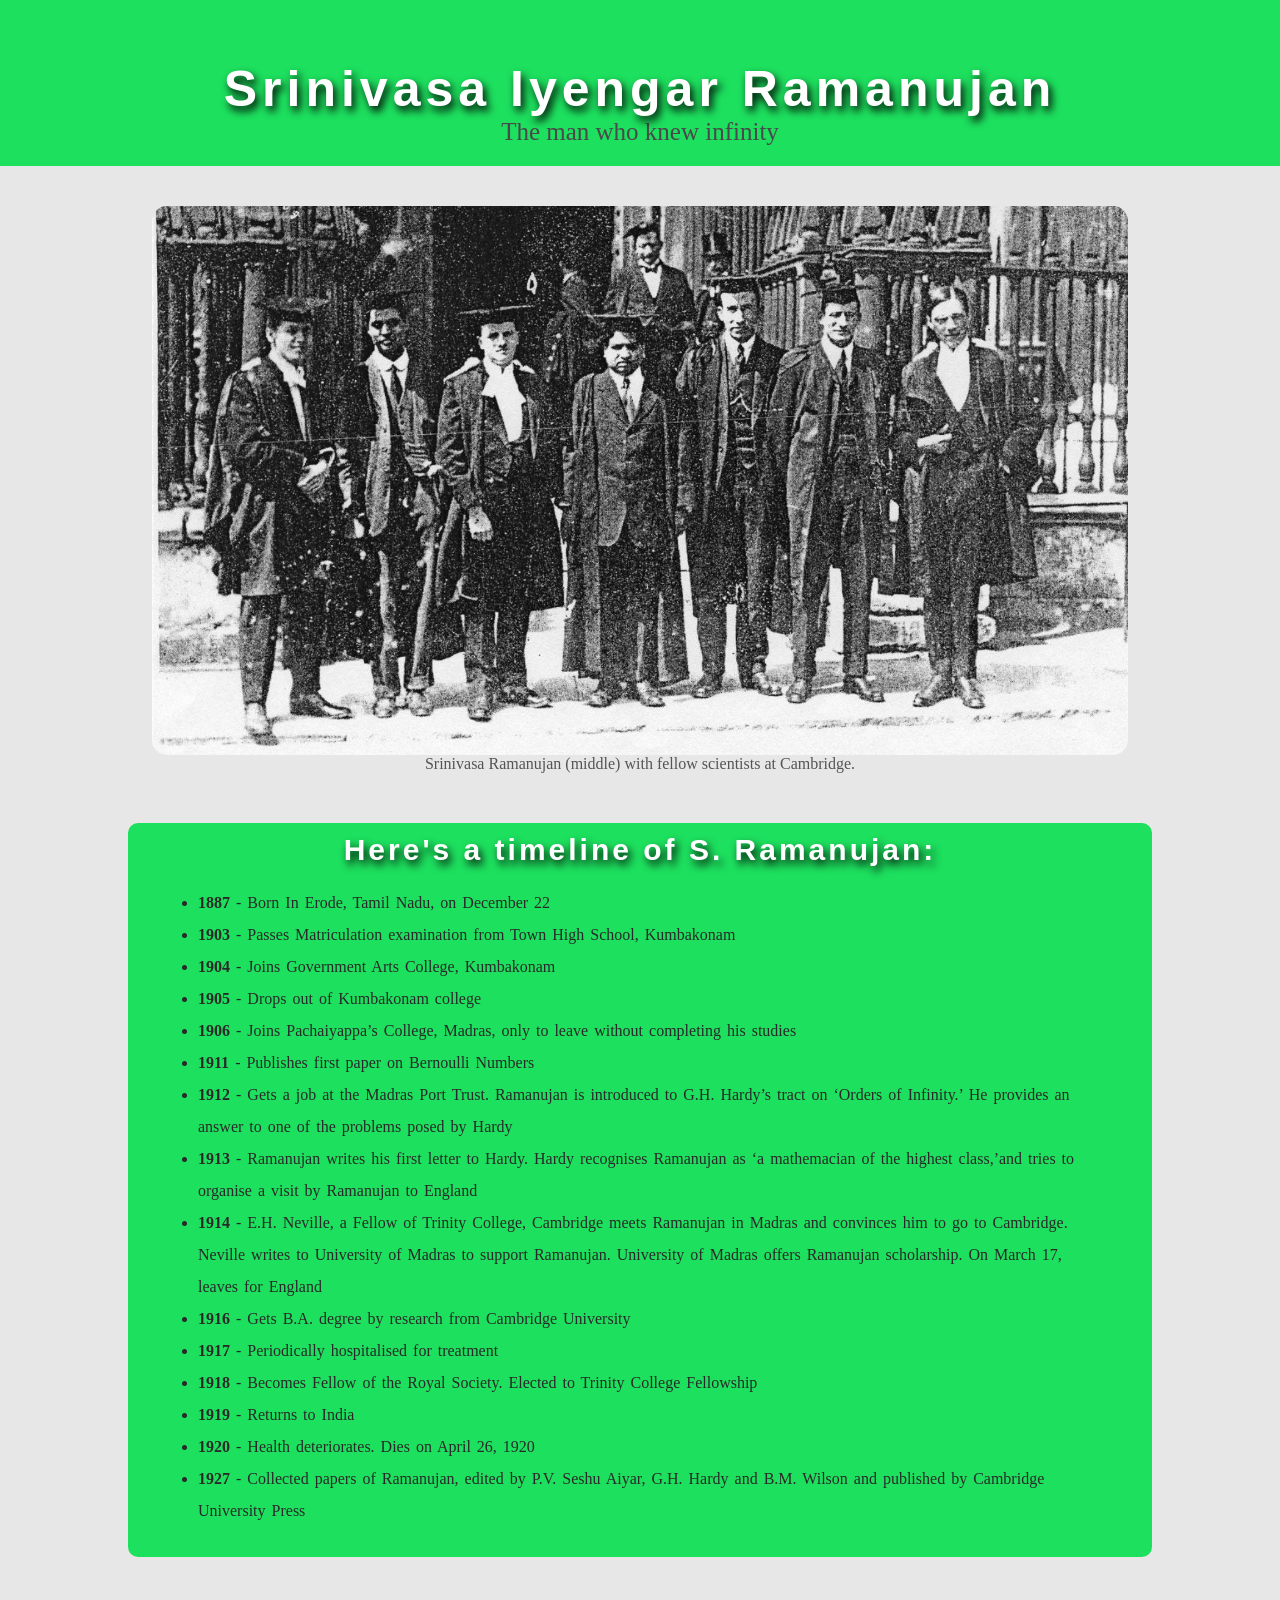
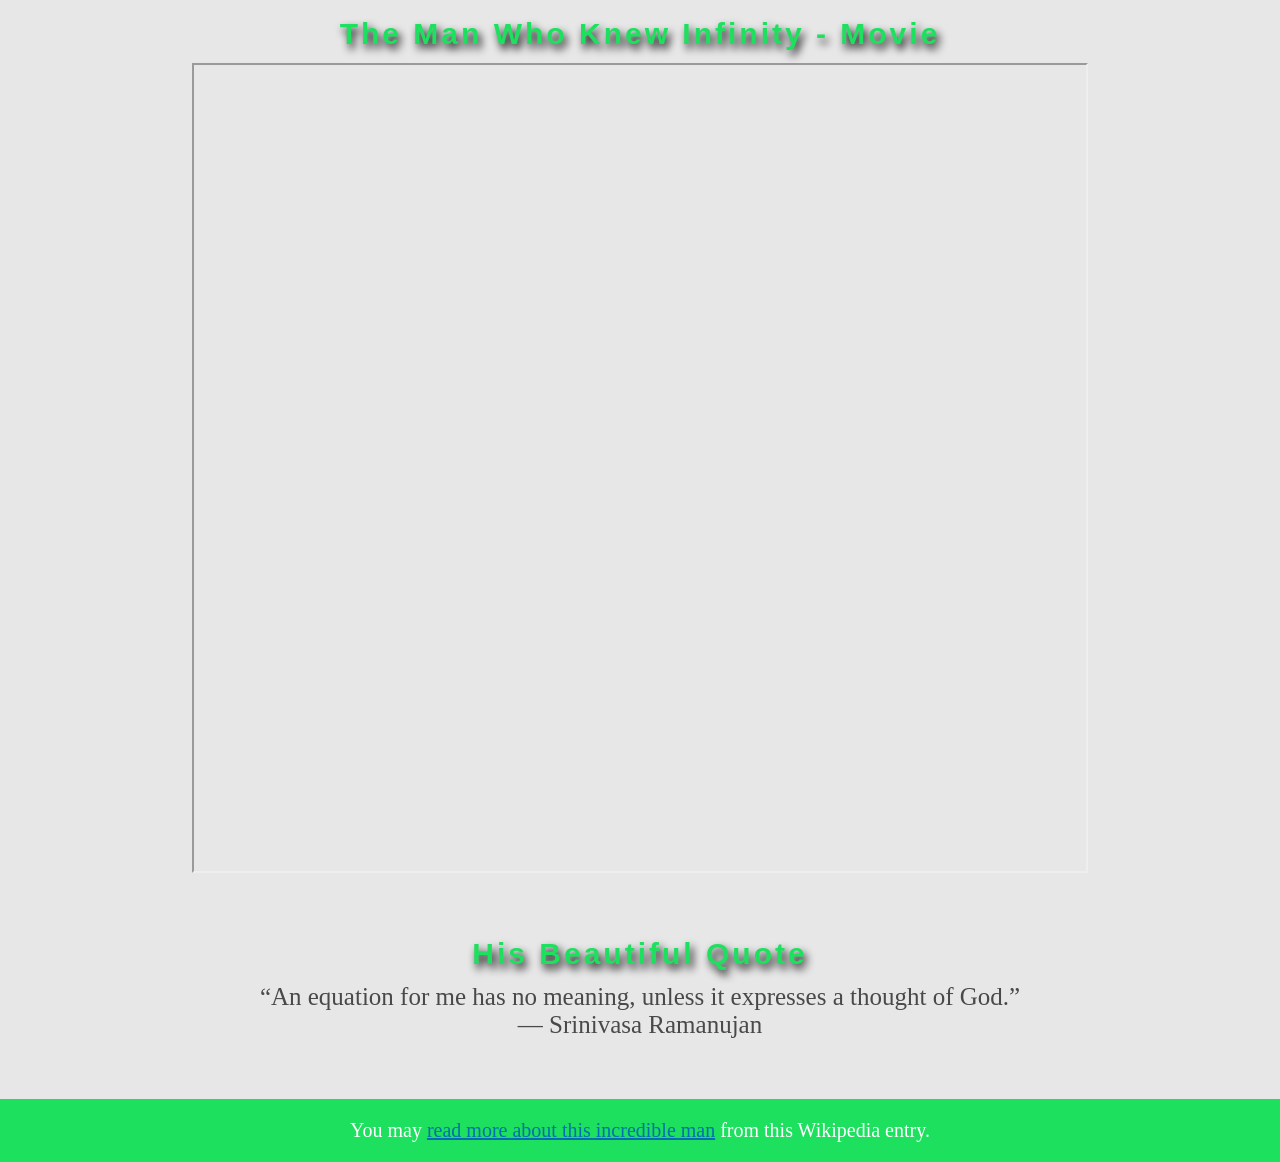
<file: WebDevelopment/HTML&CSS_/Question-1/index.html>
<!DOCTYPE html>
<html lang="en">
<head>
	<meta charset="UTF-8">
	<meta http-equiv="X-UA-Compatible" content="IE=edge">
	<meta name="viewport" content="width=device-width, initial-scale=1.0">
	<title>S. Ramanujan</title>
	<link rel="stylesheet" href="style.css">
</head>
<body>
	<main id="main">

		<!-- Header title and subtitle-->
		<header>
			<h1 id="title">Srinivasa Iyengar Ramanujan</h1>
			<p id="subtitle">The man who knew infinity</p>
		</header>
	
		<!-- Image div and image caption-->
		<div id="img-div">
			<img id="image" src="./pic.jpg" alt="S. Ramanujan photo">
			<p id="img-caption">Srinivasa Ramanujan (middle) with fellow scientists at Cambridge.</p>
		</div>
	
		<!-- Timeline div-->
		<div id="tribute-info">
			<h3>Here's a timeline of S. Ramanujan:</h3>
			<ul id="timeline-ul">
				<li><strong>1887</strong> - Born In Erode, Tamil Nadu, on December 22</li>
				<li><strong>1903</strong> - Passes Matriculation examination from Town High School, Kumbakonam</li>
				<li><strong>1904</strong> - Joins Government Arts College, Kumbakonam</li>
				<li><strong>1905</strong> - Drops out of Kumbakonam college</li>
				<li><strong>1906</strong> - Joins Pachaiyappa’s College, Madras, only to leave without completing his
					studies</li>
				<li><strong>1911</strong> - Publishes first paper on Bernoulli Numbers</li>
				<li><strong>1912</strong> - Gets a job at the Madras Port Trust. Ramanujan is introduced to G.H. Hardy’s
					tract on ‘Orders of Infinity.’ He provides an answer to one of the problems posed by Hardy</li>
				<li><strong>1913</strong> - Ramanujan writes his first letter to Hardy. Hardy recognises Ramanujan as ‘a
					mathemacian of the highest class,’and tries to organise a visit by Ramanujan to England</li>
				<li><strong>1914</strong> - E.H. Neville, a Fellow of Trinity College, Cambridge meets Ramanujan in
					Madras and convinces him to go to Cambridge. Neville writes to University of Madras to support
					Ramanujan. University of Madras offers Ramanujan scholarship. On March 17, leaves for England</li>
				<li><strong>1916</strong> - Gets B.A. degree by research from Cambridge University</li>
				<li><strong>1917</strong> - Periodically hospitalised for treatment</li>
				<li><strong>1918</strong> - Becomes Fellow of the Royal Society. Elected to Trinity College Fellowship
				</li>
				<li><strong>1919</strong> - Returns to India</li>
				<li><strong>1920</strong> - Health deteriorates. Dies on April 26, 1920</li>
				<li><strong>1927</strong> - Collected papers of Ramanujan, edited by P.V. Seshu Aiyar, G.H. Hardy and
					B.M. Wilson and published by Cambridge University Press</li>
			</ul>
		</div>
	
		<!-- Movie div -->
		<div id="movie-div">
			<h3>The Man Who Knew Infinity - Movie</h3>
			<iframe id="embed_movie" target="_blank" src="https://www.youtube.com/embed/8WwLPep9xNg" allow="accelerometer; autoplay; encrypted-media; gyroscope; picture-in-picture" allowfullscreen></iframe>
		</div>
	
		<!-- Quote div -->
		<div id="quote-div">
			<h3>His Beautiful Quote</h3>
			<p>
				“An equation for me has no meaning, unless it expresses a thought of God.”
				<p>― Srinivasa Ramanujan</p>
			</p>
		</div>
	
		<!-- More Reading div -->
		<div id="more-reading">
			<p>
				You may <a id="tribute-link" href="https://en.wikipedia.org/wiki/Srinivasa_Ramanujan" target="_blank">read more about this incredible man</a> from this Wikipedia entry.
			</p>
		</div>
	
	</main>
	
</body>
</html>
</file>
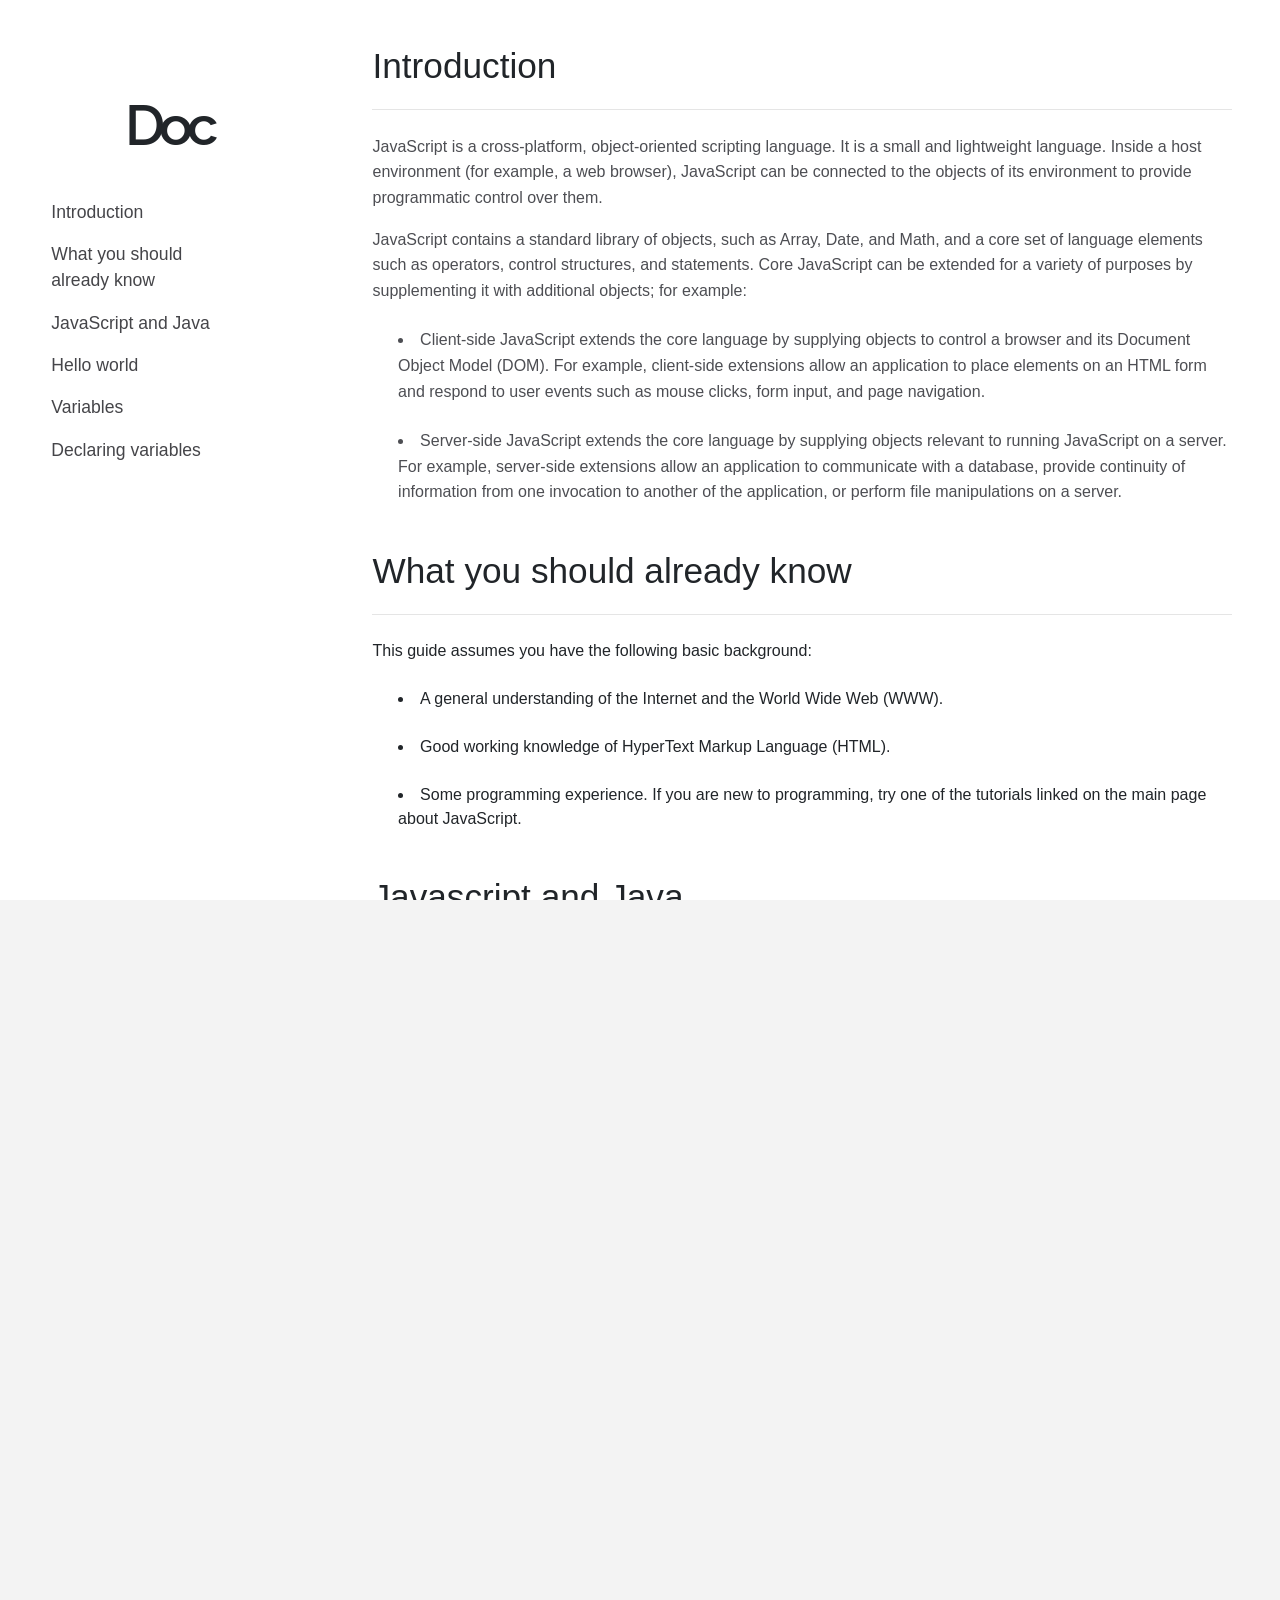
<file: WebDevelopment/HTML&CSS_/Question-10/index.html>
<html lang="en">
  <head>
    <title>JS Docs</title>
    <meta charset="utf-8" />
    <meta name="viewport" content="width=device-width, initial-scale=1" />
    <link rel="stylesheet" href="style.css" />
  </head>

  <body>
    <div class="page-wrap">
      <div class="row">
        <div class="col-xl-2 col-lg-3 col-md-4 col-sm-5">
          <nav id="navbar" class="navbar-movil navbar-expand-sm">
            <header class="title"><i class="fab fa-js-square"></i>Doc</header>
            <button
              class="navbar-toggler"
              type="button"
              data-toggle="collapse"
              data-target="#navMini"
              aria-controls="navMini"
              aria-expanded="false"
              aria-label="Toggle navigation"
            >
              <span class="navbar-toggler-icon"
                ><i class="fas fa-bars"></i
              ></span>
            </button>
            <div class="collapse navbar-collapse" id="navMini">
              <ul class="nav flex-column mt-4">
                <li class="nav-item">
                  <a class="nav-link" href="#Introduction">Introduction</a>
                </li>
                <li class="nav-item">
                  <a class="nav-link" href="#What_you_should_already_know"
                    >What you should already know</a
                  >
                </li>
                <li class="nav-item">
                  <a class="nav-link" href="#Javascript_and_Java"
                    >JavaScript and Java</a
                  >
                </li>
                <li class="nav-item">
                  <a class="nav-link" href="#Hello_world">Hello world</a>
                </li>
                <li class="nav-item">
                  <a class="nav-link" href="#Variables">Variables</a>
                </li>
                <li class="nav-item">
                  <a class="nav-link" href="#Declaring_variables"
                    >Declaring variables</a
                  >
                </li>
              </ul>
            </div>
          </nav>
          <section class="footer-wrap"></section>
        </div>
        <div class="col-xl-10 col-lg-9 col-md-8 col-sm-7">
          <main id="main-doc">
            <section class="main-section" id="Introduction">
              <header>Introduction</header>
              <hr />
              <article>
                <p>
                  JavaScript is a cross-platform, object-oriented scripting
                  language. It is a small and lightweight language. Inside a
                  host environment (for example, a web browser), JavaScript can
                  be connected to the objects of its environment to provide
                  programmatic control over them.
                </p>
                <p>
                  JavaScript contains a standard library of objects, such as
                  Array, Date, and Math, and a core set of language elements
                  such as operators, control structures, and statements. Core
                  JavaScript can be extended for a variety of purposes by
                  supplementing it with additional objects; for example:
                </p>
                <li>
                  Client-side JavaScript extends the core language by supplying
                  objects to control a browser and its Document Object Model
                  (DOM). For example, client-side extensions allow an
                  application to place elements on an HTML form and respond to
                  user events such as mouse clicks, form input, and page
                  navigation.
                </li>
                <li>
                  Server-side JavaScript extends the core language by supplying
                  objects relevant to running JavaScript on a server. For
                  example, server-side extensions allow an application to
                  communicate with a database, provide continuity of information
                  from one invocation to another of the application, or perform
                  file manipulations on a server.
                </li>
              </article>
            </section>
            <section class="main-section" id="What_you_should_already_know">
              <header>What you should already know</header>
              <hr />
              <p>This guide assumes you have the following basic background:</p>
              <li>
                A general understanding of the Internet and the World Wide Web
                (WWW).
              </li>
              <li>
                Good working knowledge of HyperText Markup Language (HTML).
              </li>
              <li>
                Some programming experience. If you are new to programming, try
                one of the tutorials linked on the main page about JavaScript.
              </li>
            </section>
            <section class="main-section" id="Javascript_and_Java">
              <header>Javascript and Java</header>
              <hr />
              <p>
                JavaScript and Java are similar in some ways but fundamentally
                different in some others. The JavaScript language resembles Java
                but does not have Java's static typing and strong type checking.
                JavaScript follows most Java expression syntax, naming
                conventions and basic control-flow constructs which was the
                reason why it was renamed from LiveScript to JavaScript.
              </p>
              <p>
                In contrast to Java's compile-time system of classes built by
                declarations, JavaScript supports a runtime system based on a
                small number of data types representing numeric, Boolean, and
                string values. JavaScript has a prototype-based object model
                instead of the more common class-based object model. The
                prototype-based model provides dynamic inheritance; that is,
                what is inherited can vary for individual objects. JavaScript
                also supports functions without any special declarative
                requirements. Functions can be properties of objects, executing
                as loosely typed methods.
              </p>
              <p>
                JavaScript is a very free-form language compared to Java. You do
                not have to declare all variables, classes, and methods. You do
                not have to be concerned with whether methods are public,
                private, or protected, and you do not have to implement
                interfaces. Variables, parameters, and function return types are
                not explicitly typed.
              </p>
            </section>
            <section class="main-section" id="Hello_world">
              <header>Hello world</header>
              <hr />
              <p>
                To get started with writing JavaScript, open the Scratchpad and
                write your first "Hello world" JavaScript code:
              </p>
              <code
                >function greetMe(yourName) { alert("Hello " + yourName); }
                greetMe("World");</code
              >
            </section>
            <section class="main-section" id="Variables">
              <header>Variables</header>
              <hr />
              <p>
                You use variables as symbolic names for values in your
                application. The names of variables, called identifiers, conform
                to certain rules.
              </p>
              <p>
                A JavaScript identifier must start with a letter, underscore
                (_), or dollar sign ($); subsequent characters can also be
                digits (0-9). Because JavaScript is case sensitive, letters
                include the characters "A" through "Z" (uppercase) and the
                characters "a" through "z" (lowercase).
              </p>
              <code
                >var num = 5 ; var name = "David" ; let _width = 193.5
              </code>
              <p>
                You can use ISO 8859-1 or Unicode letters such as å and ü in
                identifiers. You can also use the Unicode escape sequences as
                characters in identifiers. Some examples of legal names are
                Number_hits, temp99, and _name.
              </p>
            </section>
            <section class="main-section" id="Declaring_variables">
              <header>Declaring variables</header>
              <hr />
              <p>You can declare a variable in three ways:</p>
              <p>With the keyword var. For example,</p>
              <code>var x = 42.</code>
              <p>
                This syntax can be used to declare both local and global
                variables.
              </p>
              <p>By simply assigning it a value. For example,</p>
              <code>x = 42.</code>
              <p>
                This always declares a global variable. It generates a strict
                JavaScript warning. You shouldn't use this variant.
              </p>
              <p>With the keyword let. For example,</p>
              <code>let y = 13.</code>
              <p>
                This syntax can be used to declare a block scope local variable.
                See Variable scope below.
              </p>
            </section>
          </main>
        </div>
      </div>
    </div>

    <script
      src="https://code.jquery.com/jquery-3.3.1.slim.min.js"
      integrity="sha384-q8i/X+965DzO0rT7abK41JStQIAqVgRVzpbzo5smXKp4YfRvH+8abtTE1Pi6jizo"
      crossorigin="anonymous"
    ></script>
    <link
      rel="stylesheet"
      href="https://stackpath.bootstrapcdn.com/bootstrap/4.5.2/css/bootstrap.min.css"
      integrity="sha384-JcKb8q3iqJ61gNV9KGb8thSsNjpSL0n8PARn9HuZOnIxN0hoP+VmmDGMN5t9UJ0Z"
      crossorigin="anonymous"
    />
  </body>
</html>
</file>
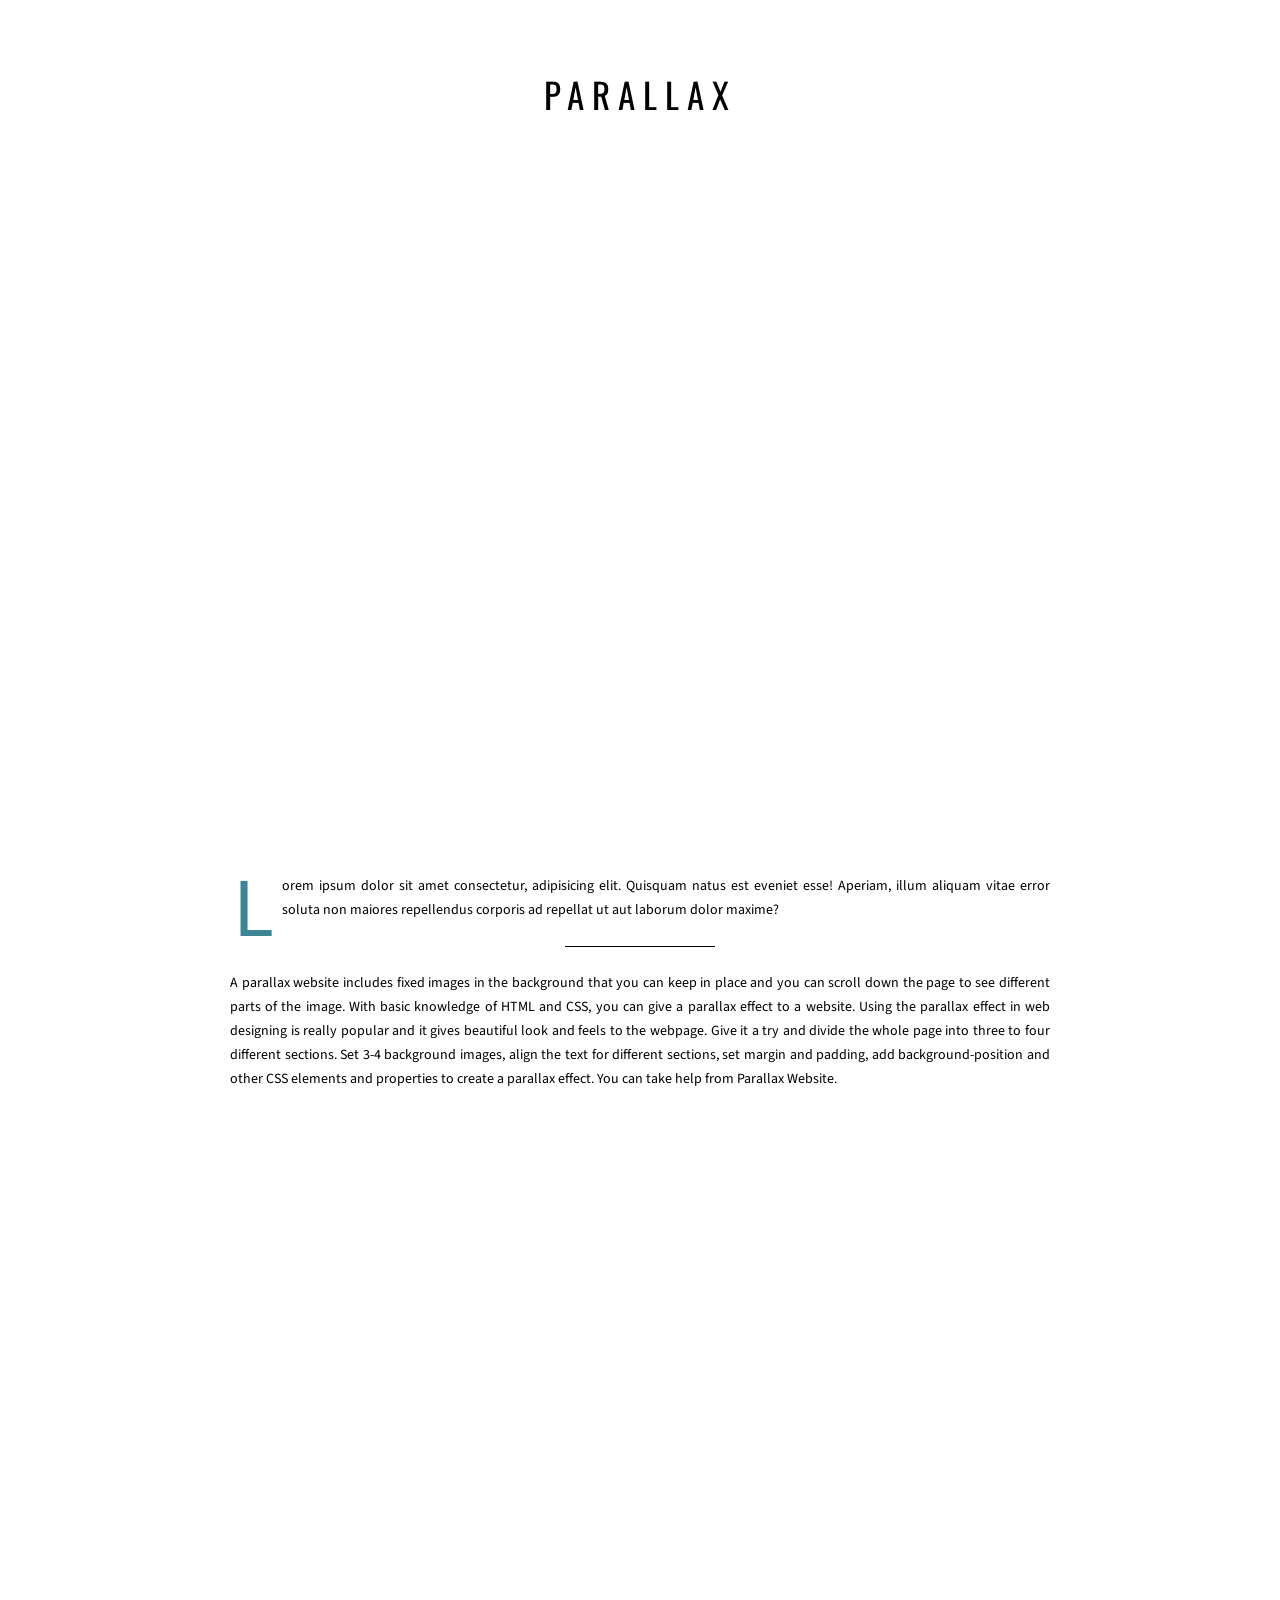
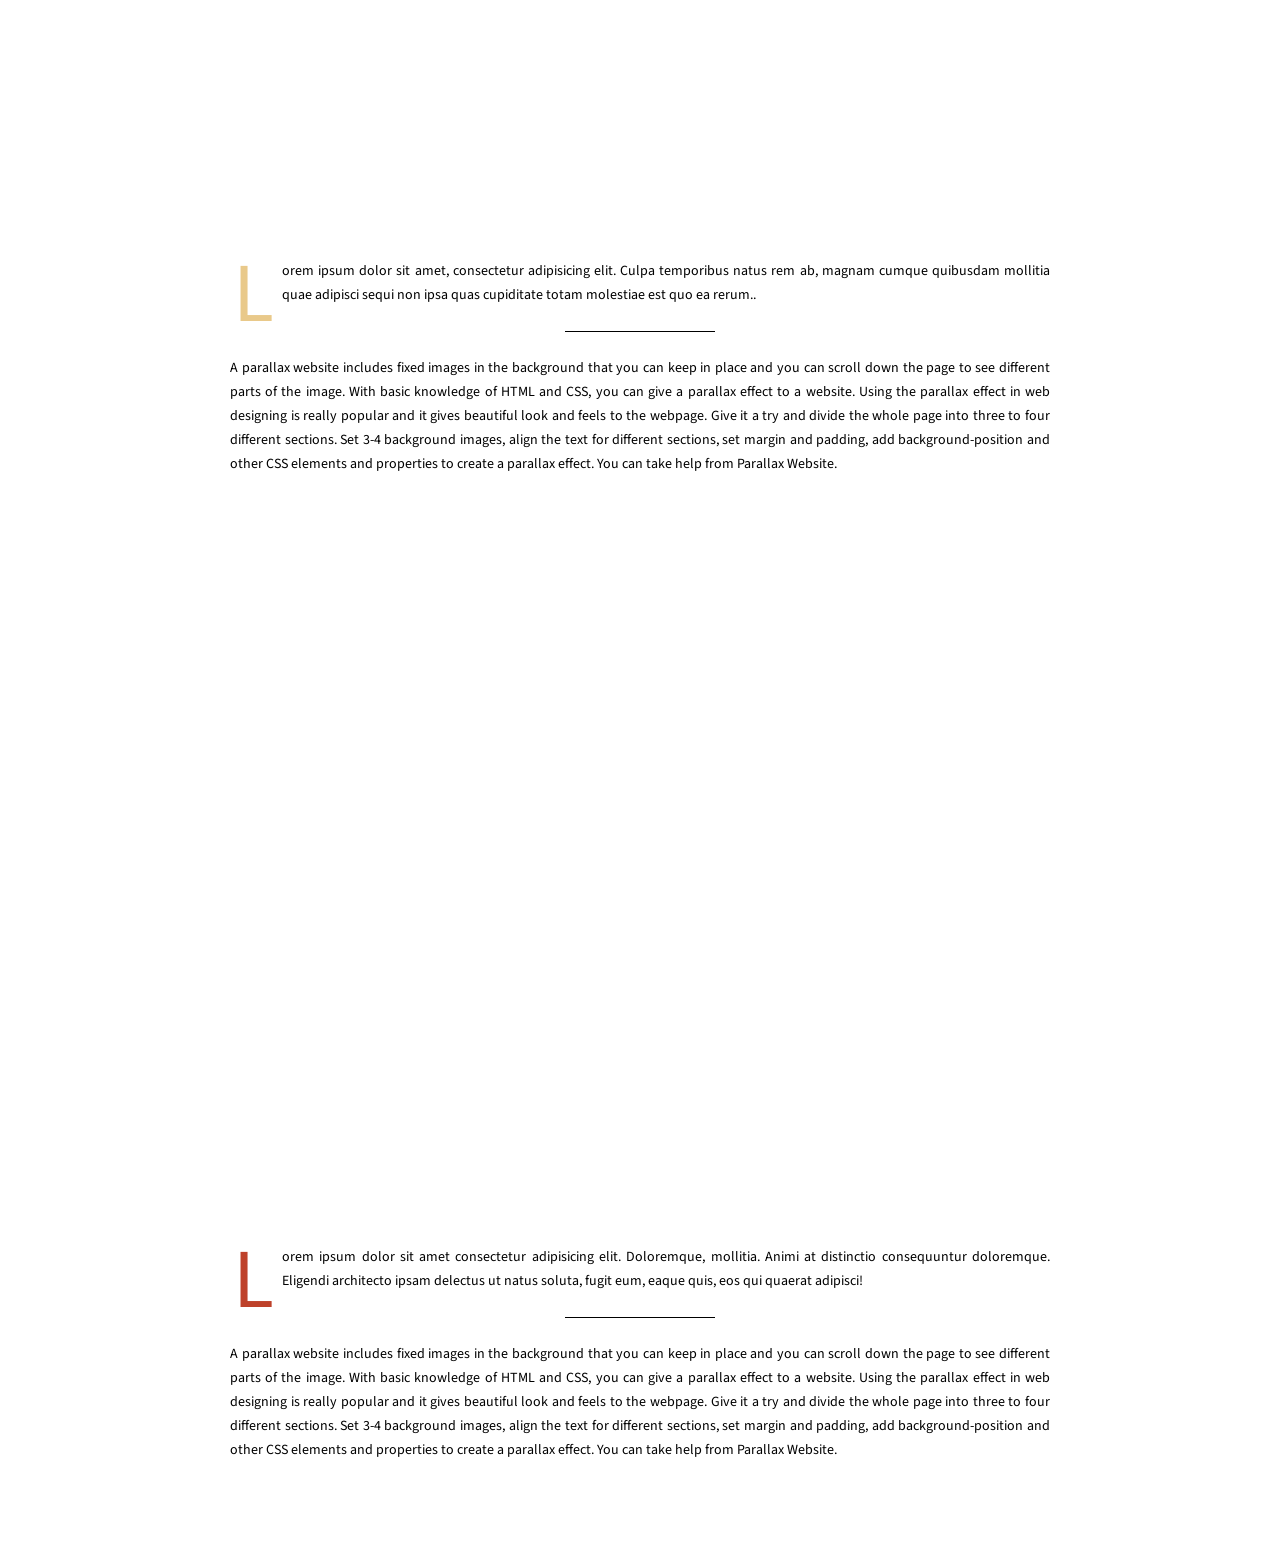
<file: WebDevelopment/HTML&CSS_/Question-3/index.html>
<!DOCTYPE html>
<html lang="en">
  <head>
    <meta charset="UTF-8" />
    <meta http-equiv="X-UA-Compatible" content="IE=edge" />
    <meta name="viewport" content="width=device-width, initial-scale=1.0" />
    <title>Parallax</title>
    <link rel="stylesheet" href="style.css" />
  </head>
  <body>
    <div id="parallax">
      <section>
        <div class="title">
          <h1>PARALLAX</h1>
        </div>
      </section>

      <section>
        <div class="parallax-one">
          <h2>Blue Ocean</h2>
        </div>
      </section>

      <section>
        <div class="block">
          <p>
            <span class="first-character color1">L</span>orem ipsum dolor sit amet
            consectetur, adipisicing elit. Quisquam natus est eveniet esse!
            Aperiam, illum aliquam vitae error soluta non maiores repellendus
            corporis ad repellat ut aut laborum dolor maxime?
          </p>
          <p class="line-break margin-top-10"></p>
          <p class="margin-top-10">
            A parallax website includes fixed images in the background that you
            can keep in place and you can scroll down the page to see different
            parts of the image. With basic knowledge of HTML and CSS, you can
            give a parallax effect to a website. Using the parallax effect in
            web designing is really popular and it gives beautiful look and
            feels to the webpage. Give it a try and divide the whole page into
            three to four different sections. Set 3-4 background images, align
            the text for different sections, set margin and padding, add
            background-position and other CSS elements and properties to create
            a parallax effect. You can take help from Parallax Website.
          </p>
        </div>
      </section>

      <section>
        <div class="parallax-two">
          <h2>Buildings</h2>
        </div>
      </section>

      <section>
        <div class="block">
          <p>
            <span class="first-character color2">L</span>orem ipsum dolor sit amet,
            consectetur adipisicing elit. Culpa temporibus natus rem ab, magnam
            cumque quibusdam mollitia quae adipisci sequi non ipsa quas
            cupiditate totam molestiae est quo ea rerum..
          </p>
          <p class="line-break margin-top-10"></p>
          <p class="margin-top-10">
            A parallax website includes fixed images in the background that you
            can keep in place and you can scroll down the page to see different
            parts of the image. With basic knowledge of HTML and CSS, you can
            give a parallax effect to a website. Using the parallax effect in
            web designing is really popular and it gives beautiful look and
            feels to the webpage. Give it a try and divide the whole page into
            three to four different sections. Set 3-4 background images, align
            the text for different sections, set margin and padding, add
            background-position and other CSS elements and properties to create
            a parallax effect. You can take help from Parallax Website.
          </p>
        </div>
      </section>

      <section>
        <div class="parallax-three">
          <h2>Green Forest</h2>
        </div>
      </section>

      <section>
        <div class="block">
          <p>
            <span class="first-character color3">L</span>orem ipsum dolor sit amet
            consectetur adipisicing elit. Doloremque, mollitia. Animi at
            distinctio consequuntur doloremque. Eligendi architecto ipsam
            delectus ut natus soluta, fugit eum, eaque quis, eos qui quaerat
            adipisci!
          </p>
          <p class="line-break margin-top-10"></p>
          <p class="margin-top-10">
            A parallax website includes fixed images in the background that you
            can keep in place and you can scroll down the page to see different
            parts of the image. With basic knowledge of HTML and CSS, you can
            give a parallax effect to a website. Using the parallax effect in
            web designing is really popular and it gives beautiful look and
            feels to the webpage. Give it a try and divide the whole page into
            three to four different sections. Set 3-4 background images, align
            the text for different sections, set margin and padding, add
            background-position and other CSS elements and properties to create
            a parallax effect. You can take help from Parallax Website.
          </p>
        </div>
      </section>
    </div>
  </body>
</html>
</file>
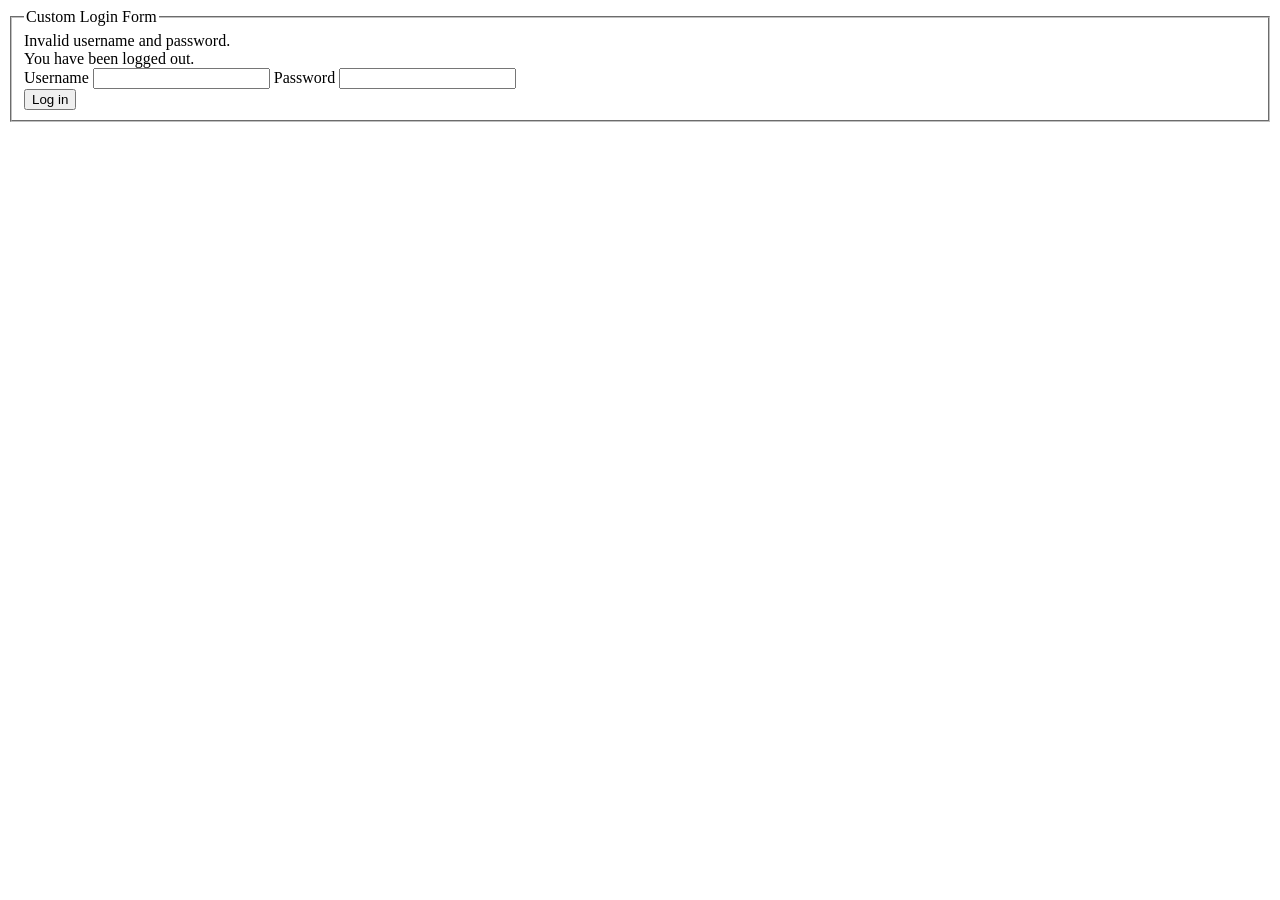
<file: SpringSecurity/Q2/login.html>
<html xmlns:th="https://www.thymeleaf.org">
  <head th:include="layout :: head(title=~{::title},links=~{})">
    <title>Please Login</title>
  </head>
  <body th:include="layout :: body" th:with="content=~{::content}">
    <div th:fragment="content">
        <form name="f" th:action="@{/login}" method="post">               
            <fieldset>
                <legend>Custom Login Form</legend>
                <div th:if="${param.error}" class="alert alert-error">    
                    Invalid username and password.
                </div>
                <div th:if="${param.logout}" class="alert alert-success"> 
                    You have been logged out.
                </div>
                <label for="username">Username</label>
                <input type="text" id="username" name="username"/>        
                <label for="password">Password</label>
                <input type="password" id="password" name="password"/>    
                <div class="form-actions">
                    <button type="submit" class="btn">Log in</button>
                </div>
            </fieldset>
        </form>
    </div>
  </body>
</html>
</file>
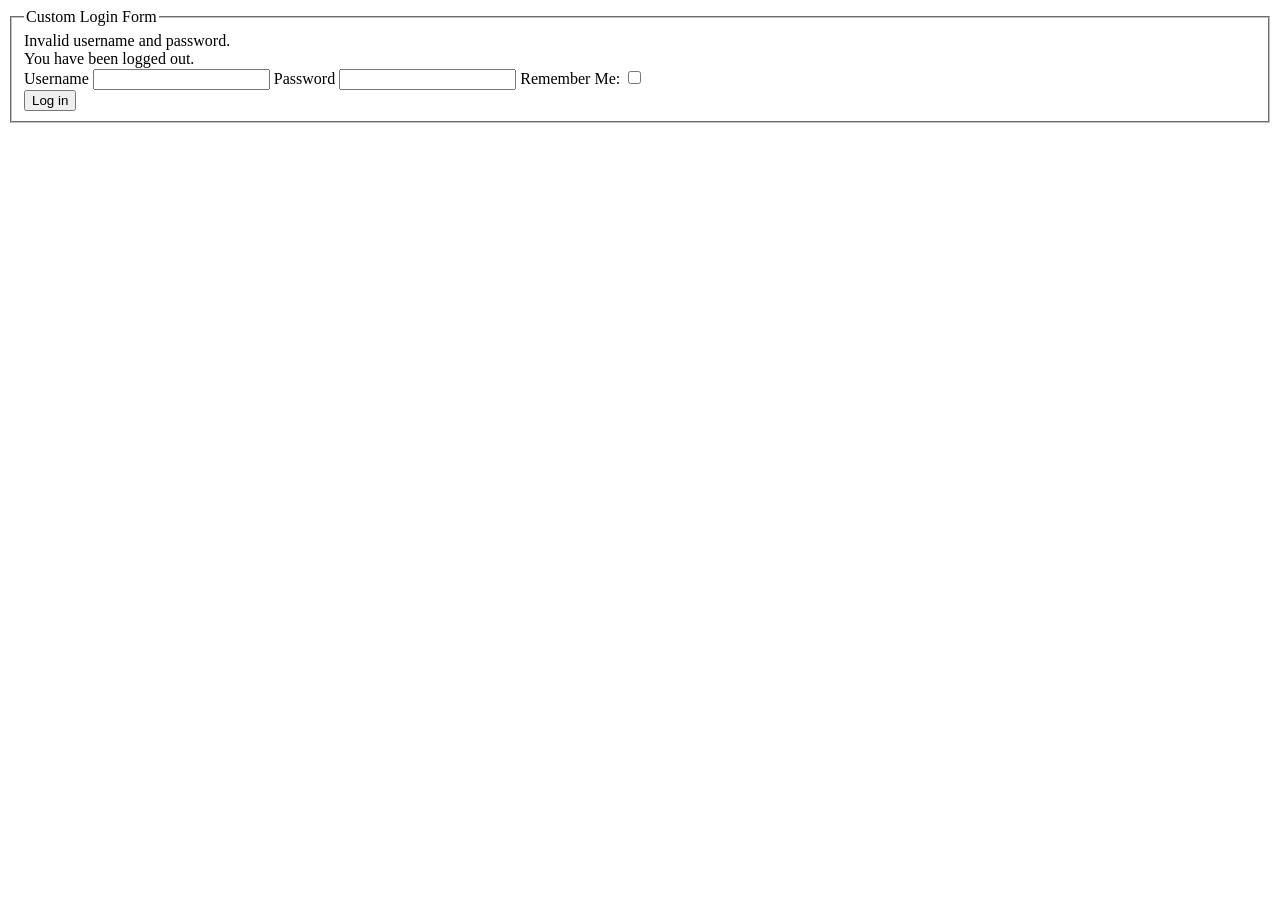
<file: SpringSecurity/Q4/login.html>
<html xmlns:th="https://www.thymeleaf.org">
  <head th:include="layout :: head(title=~{::title},links=~{})">
    <title>Please Login</title>
  </head>
  <body th:include="layout :: body" th:with="content=~{::content}">
    <div th:fragment="content">
        <form name="f" th:action="@{/login}" method="post">               
            <fieldset>
                <legend>Custom Login Form</legend>
                <div th:if="${param.error}" class="alert alert-error">    
                    Invalid username and password.
                </div>
                <div th:if="${param.logout}" class="alert alert-success"> 
                    You have been logged out.
                </div>
                <label for="username">Username</label>
                	<input type="text" id="username" name="username"/>        
                <label for="password">Password</label>
                	<input type="password" id="password" name="password"/>  
                <label for="checkbox">Remember Me</label>:
    				<input type="checkbox" id="checkbox" name="remember-me"/>  
                <div class="form-actions">
                    <button type="submit" class="btn">Log in</button>
                </div>
            </fieldset>
        </form>
    </div>
  </body>
</html>
</file>
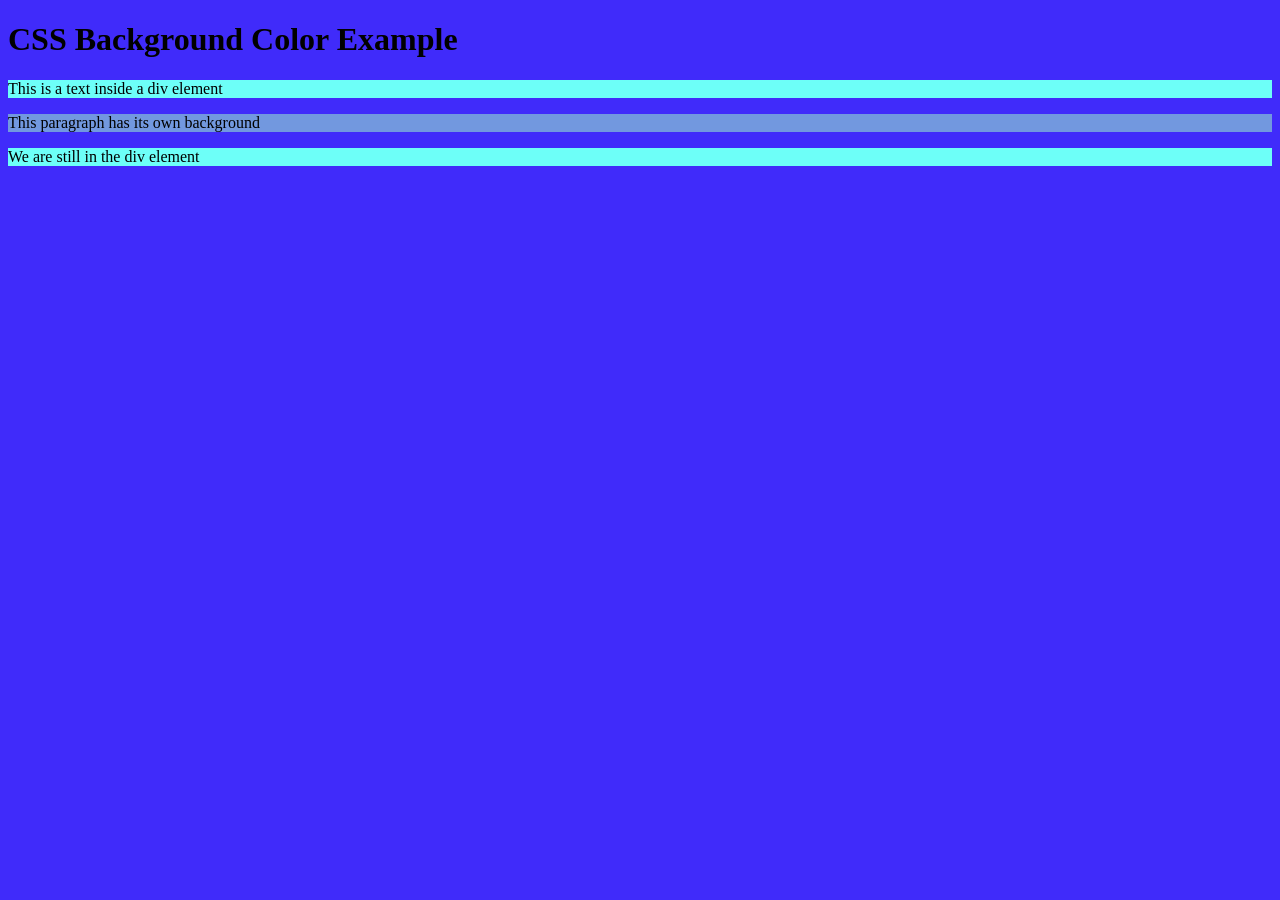
<file: WebDevelopment/CSS/A2Q1.html>
<!DOCTYPE html>
<html>
    <head>
        <title>Assignment2 Q1</title>
        <link rel="stylesheet" href="q1.css">
    </head>
    <body>
        <h1> CSS Background Color Example</h1>
        <div class="one">
            <p>This is a text inside a div element</p>
        </div>
        <p>This paragraph has its own background</p>
        <div class="one">
            <p>We are still in the div element</p>
        </div>
    </body>
</html>
</file>
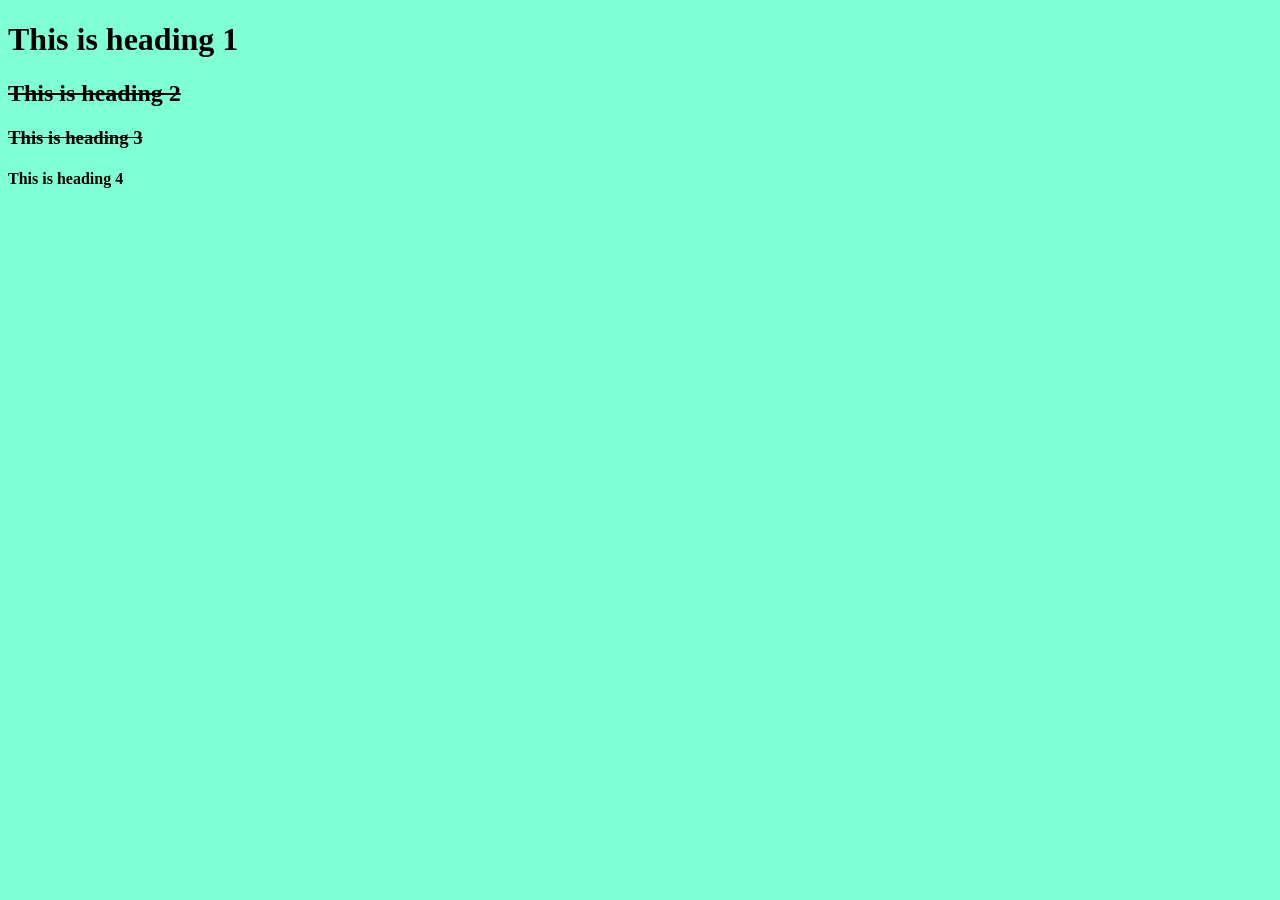
<file: WebDevelopment/CSS/A2Q2.html>
<!DOCTYPE html>
<html>
    <head>
        <title>A2 Q2</title>
        <link rel="stylesheet" href="q2.css">
    </head>
    <body>
        <h1>This is heading 1</h1>
        <h2><s>This is heading 2</s></h2>
        <h3><s>This is heading 3</s></h3>
        <h4>This is heading 4</h4>
    </body>
</html>
</file>
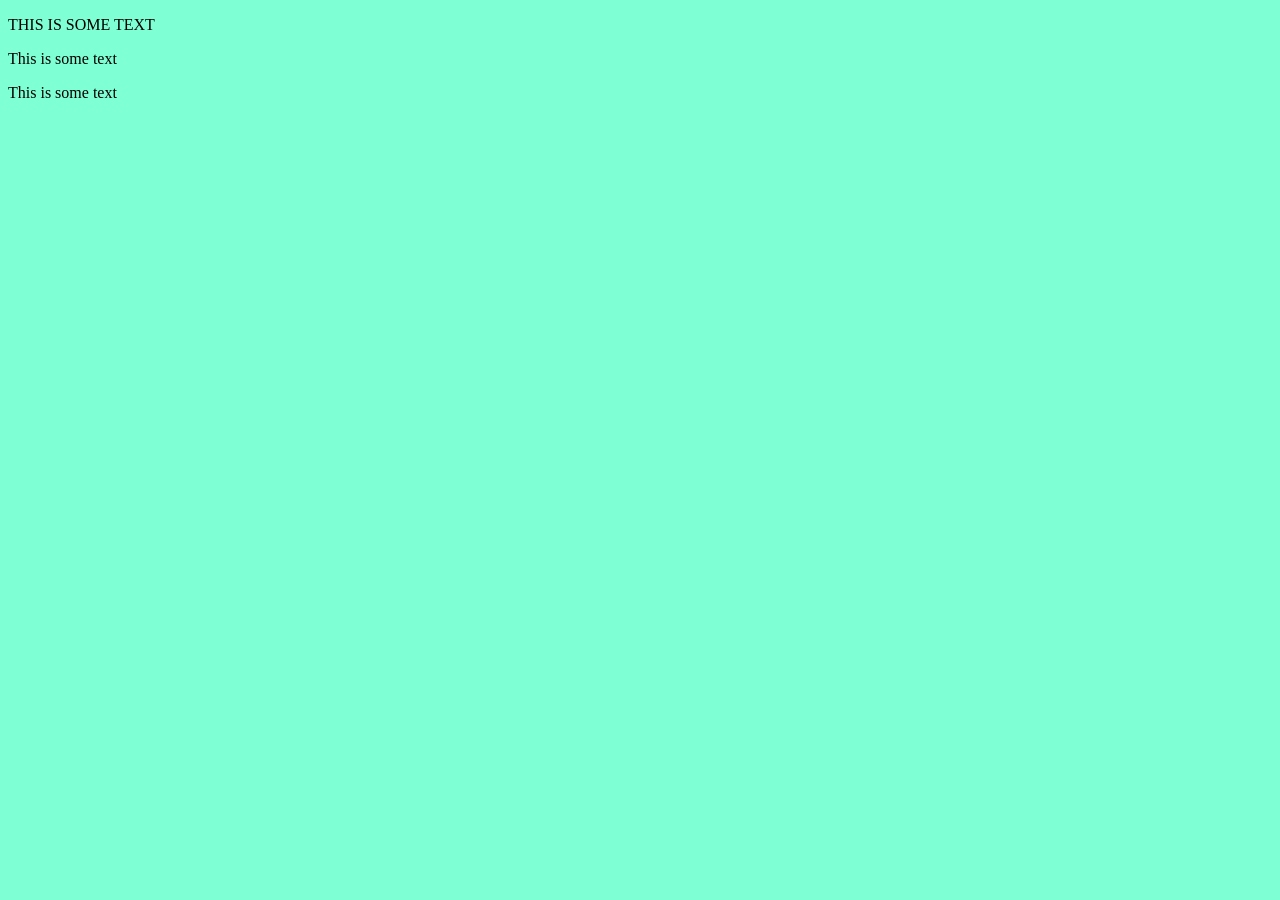
<file: WebDevelopment/CSS/A2Q3.html>
<!DOCTYPE html>
<html>
    <head>
        <title>A2Q3</title>
        <link rel="stylesheet" href="q3.css">
    </head>
    <body>
    <div id="a">
            <p>This is some text</p>
    </div>
    <p>This is some text</p>
    <p>This is some text</p>
    </body>
</html>
</file>
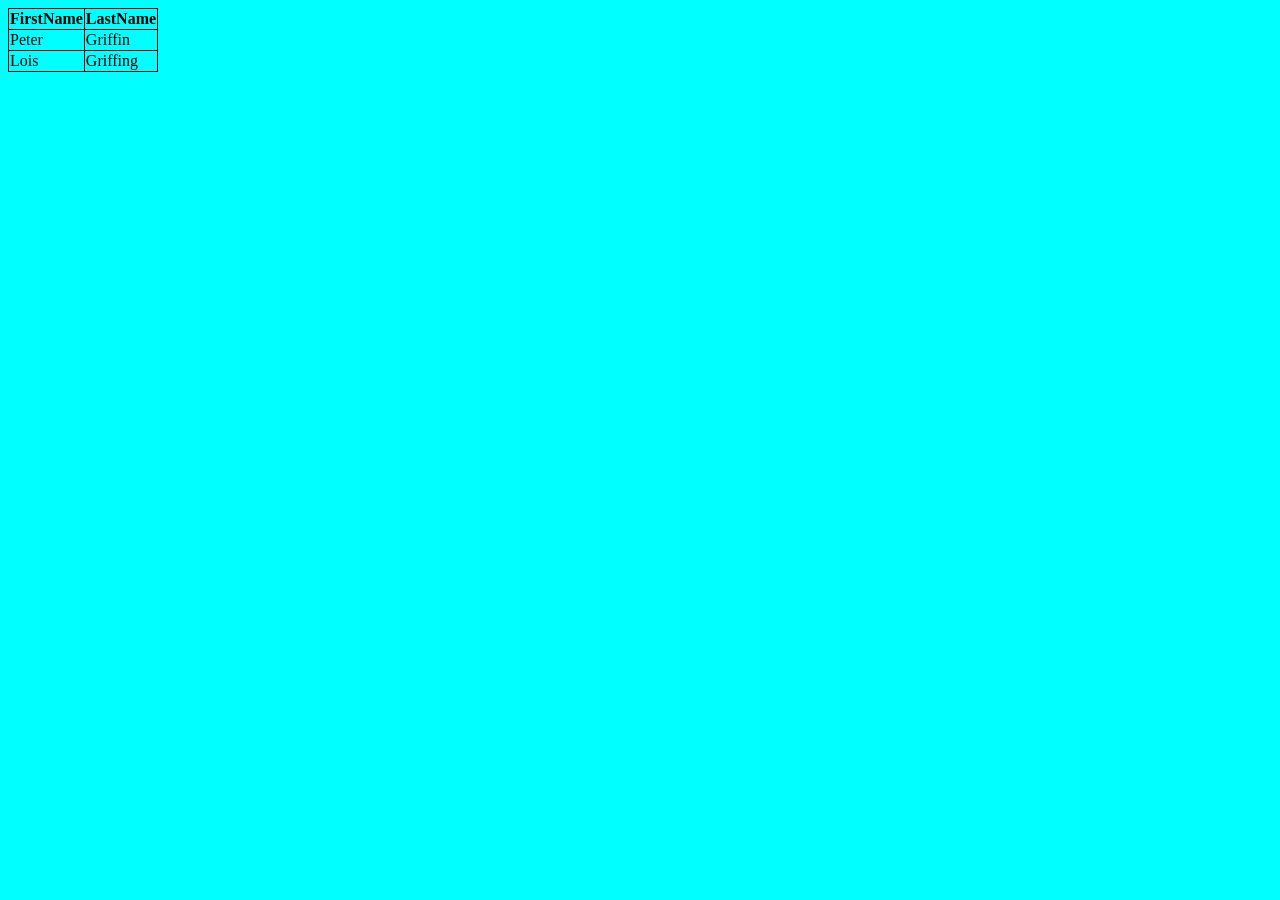
<file: WebDevelopment/CSS/A2Q5.html>
<!DOCTYPE html>
<html>
    <head>
        <title>A2 Q5</title>
        <link rel="stylesheet" href = "q5.css">
    </head>
    <body>
        <table>
            <tr>
                <th>FirstName</th>
                <th>LastName</th>
            </tr>
            <tr>
                <td>Peter</td>
                <td>Griffin</td>
            </tr>
            <tr>
                <td>Lois</td>
                <td>Griffing</td>
            </tr>
        </table>
    </body>
</html>
</file>
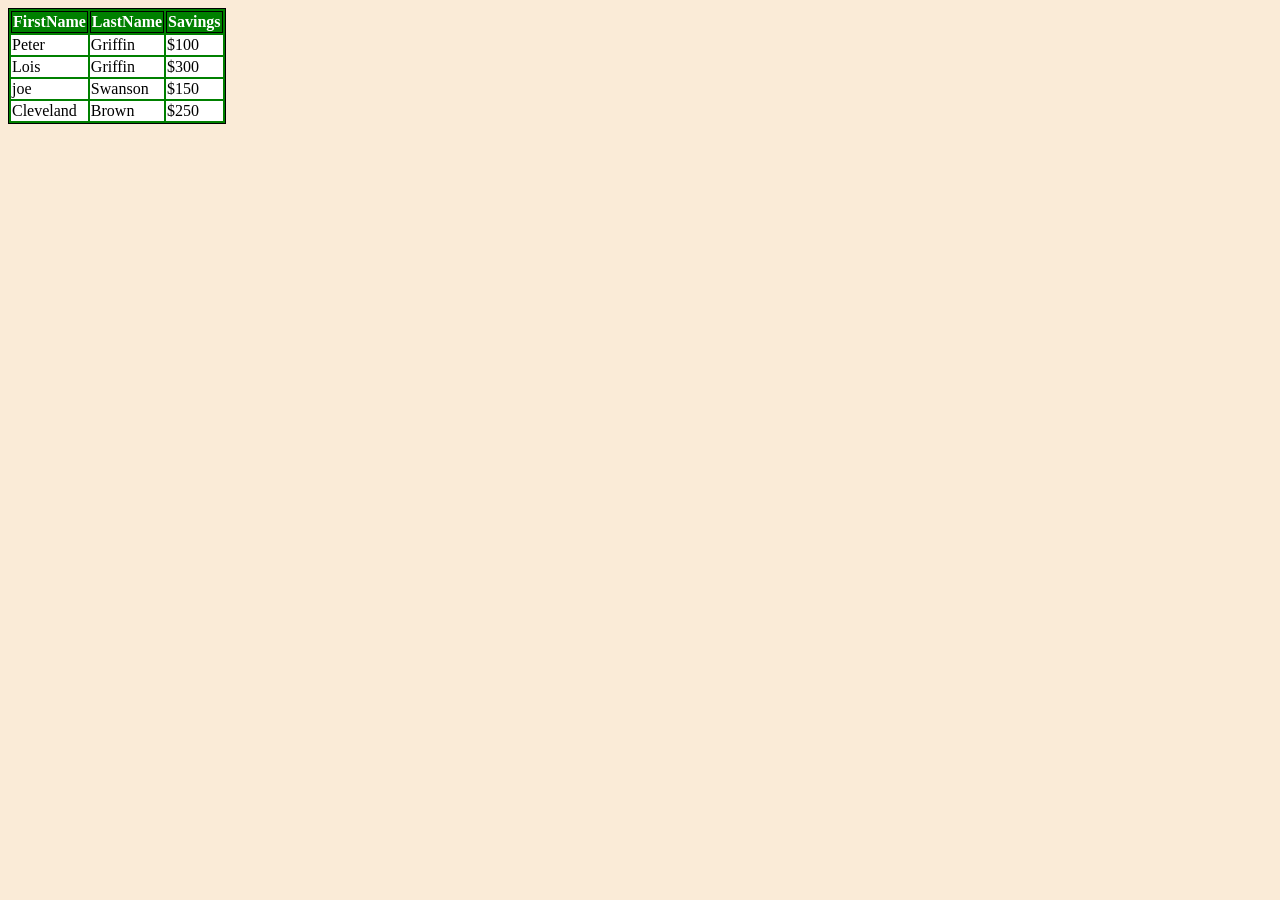
<file: WebDevelopment/CSS/A2Q6.html>
<!DOCTYPE html>
<html>
    <head>
        <title>A2 Q6</title>
        <link rel="stylesheet" href="q6.css">
    </head>
    <body>
        <table>
            <tr>
                <th>FirstName</th>
                <th>LastName</th>
                <th>Savings</th>
            </tr>
            <tr>
                <td>Peter</td>
                <td>Griffin</td>
                <td>$100</td>
            </tr>
            <tr>
                <td>Lois</td>
                <td>Griffin</td>
                <td>$300</td>
            </tr>
            <tr>
                <td>joe</td>
                <td>Swanson</td>
                <td>$150</td>
            </tr>
            <tr>
                <td>Cleveland</td>
                <td>Brown</td>
                <td>$250</td>
            </tr>
        </table>
    </body>
</html>
</file>
<file: WebDevelopment/HTML&CSS_/Question-1/style.css>
* {
	padding: 0;
	margin: 0;
	box-sizing: border-box;
}

main {
	width: 100%;
	height: auto;
	background: #e7e7e7;
	text-align: center;
}

h1,
h3 {
	font-family: "Russo One", sans-serif;
	color: #ffffff;
	filter: drop-shadow(3px 5px 4px black);
}

h3 {
	font-size: 30px;
	letter-spacing: 3px;
	margin-bottom: 12px;
}

p,
ul {
	font-family: "Pacifico", cursive;
}

a {
	color: #006faf;
}

header {
	padding: 60px 60px 20px 60px;
	background: #1de05e;
}

header #title {
	font-size: 50px;
	letter-spacing: 5px;
}

header #subtitle {
	font-size: 25px;
	color: #494949;
}

#img-div {
	width: auto;
	height: auto;
	border-radius: 10px;
	margin: 0px 30px;
	padding: 40px 0px;
}

#image {
	max-width: 80%;
	border-radius: 15px;
	display: block;
	margin: auto;
}

#img-caption {
	font-size: 16px;
	color: #555454;
}

#tribute-info {
	width: 80%;
	margin: 10px auto;
	background: #1de05e;
	padding: 10px 50px;
	border-radius: 10px;
}

#timeline-ul {
	margin: 20px;
	text-align: start;
}

#timeline-ul li {
	font-size: 16px;
	color: #292929;
	word-spacing: 2px;
	line-height: 2em;
}

#timeline-ul li:hover {
	font-size: 25px;
	cursor: pointer;
	color: #ffffff;
	transition: font-size 0.3s ease;
}

#movie-div {
	margin: 60px auto;
}

#embed_movie {
	width: 70%;
	height: 90vh;
}

#quote-div p {
	font-size: 25px;
	color: #494949;
}

#movie-div h3,
#quote-div h3 {
	color: #1de05e;
}

#more-reading {
	margin-top: 60px;
	padding: 20px;
	background: #1de05e;
}

#more-reading p {
	font-size: 20px;
	color: #ffffff;
}

#heart {
	width: 25px;
	height: 25px;
}

/* On screens that are 600px or less */
@media screen and (max-width: 600px) {
	header #title {
		font-size: 30px;
	}

	header #subtitle {
		font-size: 18px;
	}

	#image {
		max-width: 100%;
		border-radius: 10px;
	}

	#img-caption {
		font-size: 14px;
	}

	h3 {
		font-size: 25px;
	}

	#timeline-ul {
		margin: 10px 5px;
	}

	#timeline-ul li {
		font-size: 16px;
		line-height: 1.5em;
	}

	#tribute-info {
		width: 90%;
		margin: 5px auto;
		padding: 20px 30px;
	}

	#timeline-ul li:hover {
		font-size: 20px;
	}

	#embed_movie {
		width: 90%;
		height: 50vh;
	}

	#quotes {
		font-size: 18px;
		margin: auto 10px;
	}

	#more-reading p {
		font-size: 16px;
		color: #ffffff;
		margin: auto 10px;
	}
}
</file>
<file: WebDevelopment/HTML&CSS_/Question-10/style.css>
@import url('https://fonts.googleapis.com/css?family=Raleway:300,400,500,600,700');
* {
    margin: 0;
    padding: 0;
    box-sizing: border-box;
  }
html, body {
    background-color: rgb(243, 243, 243);
    width: 100%;
    height: 100%;
    min-width: 300px;
    line-height: 1.5;
    overflow-x: hidden;
}
.padding{
    padding-top: 2em;
    padding-bottom: 3em;
}
#navbar{
    min-width: 300px;
    width: 330px;
    position: fixed;
}
header{
    font-size: 2.2em;
    font-weight: 500;
}
hr{
    padding-bottom: .5em;
}
#navbar .title{
    text-align: center;
    font-size: 3.5em;
    padding-top: 25%;
    font-weight: 600;
    letter-spacing: -6px;
    font-family: 'Raleway';
}
#navbar i{
    color: #f8ca67;
    font-size: 1.3em;
    margin-right: .09em; 
}
#navbar li{
    margin: 0 13%;
    font-size: 1.1em;
}
.nav-link{
    color: #454549;
    font-weight: 400;
}
.nav-link:hover{
    color: #f73859;
}

#main-doc{
    padding: 2.5em 3em 3em;
    background-color: white;
}
.main-section{
    margin-bottom: 2.5em;
}
.main-section article{
    color: #4d4e53;
    line-height: 1.6;
}
.main-section li{
    margin-left: 1.6em;
    margin-top: 1.5em;
}
code{
    display:block;
    text-align: left;
    white-space: pre;
    line-height: 2;
    background-color:#f7f7f7;
    padding:15px;
    margin:10px;
    color: #f73859;
    border-radius:5px;
}
@media only screen and (max-width: 1680px){
    #main-doc{
        margin-left: 10%;
    }
}
@media only screen and (max-width: 575px){
    #main-doc{
        margin: 0 5%;
    }
    #navbar{
        width: 100%;
        position: relative;
    }
    .navbar-movil{
        display: flex;
        flex-wrap: wrap;
        align-items: center;
        justify-content: space-between;
        padding: 5% 5% 3% 5%;
    }
    .navbar-toggler {
        color: #454549;
        border-color: #9393953b; 
    }
    .navbar-toggler-icon {
        padding: 1px 4px;
        font-weight: 300;
    }
    #navbar .title{
        font-size: 2.5em;
        padding-top: 0%;
        padding-left: 2%; 
    }
    #navbar li{
        margin: 0 13%;
    }
    #navbar i{
        margin-right: .15em; 
        color: #f8c149d7;
    }
}
</file>
<file: WebDevelopment/HTML&CSS_/Question-3/style.css>
@import url(https://fonts.googleapis.com/css?family=Oswald:300,400,700);
@import url(https://fonts.googleapis.com/css?family=Source+Sans+Pro:200,300,400,600,700,900,200italic,300italic,400italic,600italic,700italic,900italic);

#main {
  width: 100%;
  padding: 0;
}
.content-asset p {
  margin: 0 auto;
}
.breadcrumb {
  display: none;
}

.margin-top-10 {
  padding-top: 10px;
}
.margin-bot-10 {
  padding-bottom: 10px;
}

#parallax h1 {
  font-family: "Oswald", sans-serif;
  font-size: 24px;
  font-weight: 400;
  text-transform: uppercase;
  color: black;
  padding: 0;
  margin: 0;
}
#parallax h2 {
  font-family: "Oswald", sans-serif;
  font-size: 70px;
  letter-spacing: 10px;
  text-align: center;
  color: white;
  font-weight: 400;
  text-transform: uppercase;
  z-index: 10;
  opacity: 0.9;
}
#parallax h3 {
  font-family: "Oswald", sans-serif;
  font-size: 14px;
  line-height: 0;
  font-weight: 400;
  letter-spacing: 8px;
  text-transform: uppercase;
  color: black;
}
#parallax p {
  font-family: "Source Sans Pro", sans-serif;
  font-weight: 400;
  font-size: 14px;
  line-height: 24px;
}
.first-character {
  font-weight: 400;
  float: left;
  font-size: 84px;
  line-height: 64px;
  padding-top: 4px;
  padding-right: 8px;
  padding-left: 3px;
  font-family: "Source Sans Pro", sans-serif;
}

.color1 {
  color: #3b8595;
}
.color2 {
  color: #e9c98a;
}
.color3 {
  color: #be412a;
}

#parallax .title {
  background: white;
  padding: 60px;
  margin: 0 auto;
  text-align: center;
}
#parallax .title h1 {
  font-size: 35px;
  letter-spacing: 8px;
}

#parallax .block {
  background: white;
  padding: 60px;
  width: 820px;
  margin: 0 auto;
  text-align: justify;
}
#parallax .block-gray {
  background: #f2f2f2;
  padding: 60px;
}
#parallax .section-overlay-mask {
  position: absolute;
  top: 0;
  left: 0;
  width: 100%;
  height: 100%;
  background-color: black;
  opacity: 0.7;
}

#parallax .parallax-one {
  padding-top: 200px;
  padding-bottom: 200px;
  overflow: hidden;
  position: relative;
  width: 100%;
  background-image: url(https://images.unsplash.com/photo-1415018255745-0ec3f7aee47b?dpr=1&auto=format&fit=crop&w=1500&h=938&q=80&cs=tinysrgb&crop=);
  background-attachment: fixed;
  background-size: cover;
  background-repeat: no-repeat;
  background-position: top center;
}
#parallax .parallax-two {
  padding-top: 200px;
  padding-bottom: 200px;
  overflow: hidden;
  position: relative;
  width: 100%;
  background-image: url(https://images.unsplash.com/photo-1432163230927-a32e4fd5a326?dpr=1&auto=format&fit=crop&w=1500&h=1000&q=80&cs=tinysrgb&crop=);
  background-attachment: fixed;
  background-size: cover;
  background-repeat: no-repeat;
  background-position: center center;
}
#parallax .parallax-three {
  padding-top: 200px;
  padding-bottom: 200px;
  overflow: hidden;
  position: relative;
  width: 100%;
  background-image: url(https://images.unsplash.com/photo-1440688807730-73e4e2169fb8?dpr=1&auto=format&fit=crop&w=1500&h=1001&q=80&cs=tinysrgb&crop=);
  background-attachment: fixed;
  background-size: cover;
  background-repeat: no-repeat;
  background-position: center center;
}

#parallax .line-break {
  border-bottom: 1px solid black;
  width: 150px;
  margin: 0 auto;
}
</file>
<file: WebDevelopment/CSS/q1.css>
p {
    padding: 0%;
    background-color: rgb(114, 152, 223);
}

.one p{
    padding: 0%;
    background-color: rgb(109, 255, 248);
}

body{
    padding:0%;
    background-color: rgb(64, 43, 250);
}
</file>
<file: WebDevelopment/CSS/q2.css>
body {
    background-color: aquamarine;
}
</file>
<file: WebDevelopment/CSS/q3.css>
#a p{
    text-transform: uppercase;
}

body {
    background-color: aquamarine;
}
</file>
<file: WebDevelopment/CSS/q5.css>
table, th, td{
    border: 1px black solid;
    border-collapse: collapse;
}

body{
    background-color: aqua;
}
</file>
<file: WebDevelopment/CSS/q6.css>
body {
    background-color: antiquewhite;
}

table{
    background-color: green;
    border: 1px solid black;
    
}

table th{
    background-color: green;
    border: 1px black solid ;
    color:white;
}

table td{
    background-color: white;
}
</file>
